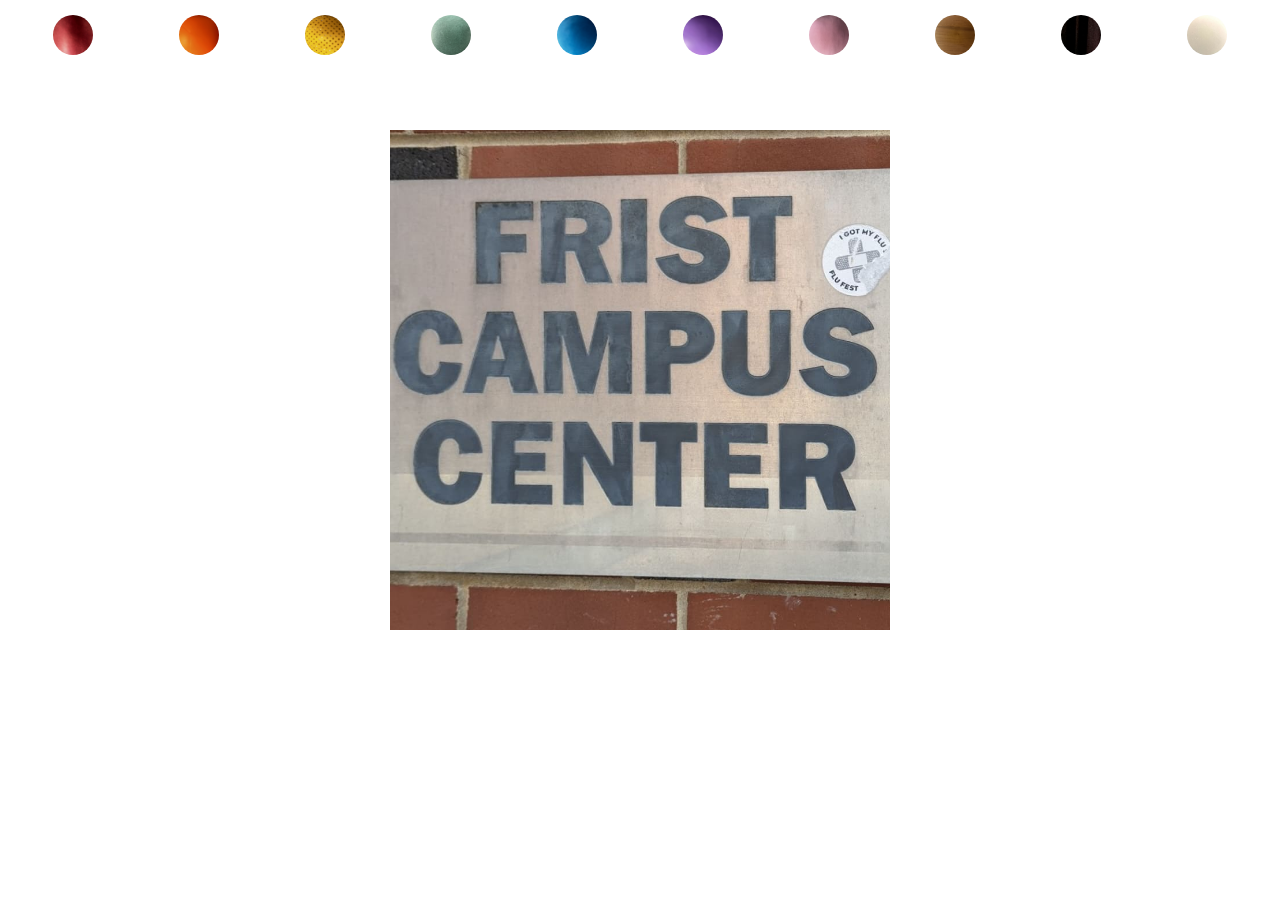
<file: index.html>
<!DOCTYPE html>
<html lang="en">
<head>
    <meta charset="UTF-8">
    <title></title>
    <link rel="stylesheet" href="styles.css">
</head>
<body>

        <div class="menu">
        <a href="red.html"><img src="colors/red.jpg" alt=""></a>
        <a href="orange.html"><img src="colors/orange.jpg" alt=""></a>
        <a href="yellow.html"><img src="colors/yellow.jpg" alt=""></a>
        <a href="green.html"><img src="colors/green.jpg" alt=""></a>
        <a href="blue.html"><img src="colors/blue.jpg" alt=""></a>
        <a href="purple.html"><img src="colors/purple.jpg" alt=""></a>
        <a href="pink.html"><img src="colors/pink.jpg" alt=""></a>
        <a href="brown.html"><img src="colors/brown.jpg" alt=""></a>
        <a href="black.html"><img src="colors/black.jpg" alt=""></a>
        <a href="white.html"><img src="colors/white.jpg" alt=""></a>
    </div>

<img id="feature-image" src="imgs/frist.jpg" alt="">


</body>
</html>
</file>
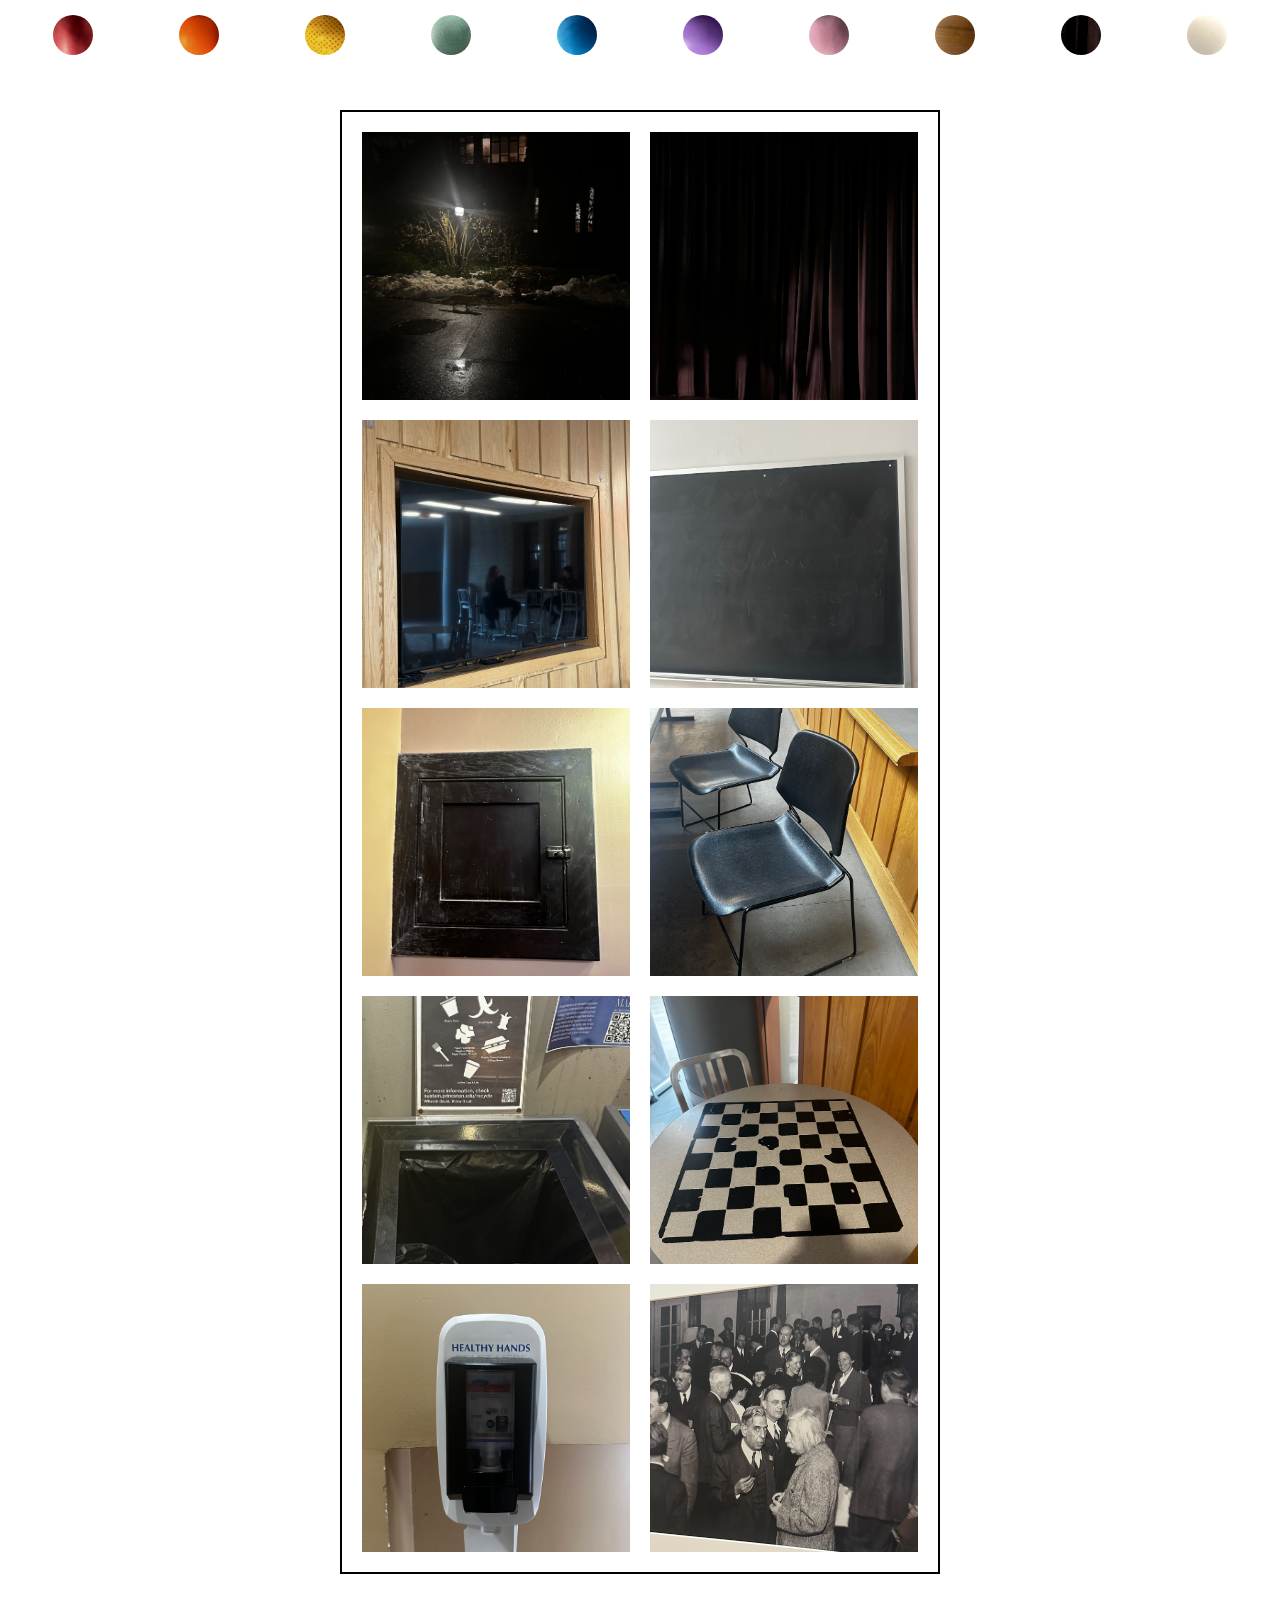
<file: black.html>
<!DOCTYPE html>
<html lang="en">
<head>
    <meta charset="UTF-8">
    <title></title>
    <link rel="stylesheet" href="styles.css">
</head>
<body class="black-theme">

    <div class="menu">
        <a href="red.html"><img src="colors/red.jpg" alt=""></a>
        <a href="orange.html"><img src="colors/orange.jpg" alt=""></a>
        <a href="yellow.html"><img src="colors/yellow.jpg" alt=""></a>
        <a href="green.html"><img src="colors/green.jpg" alt=""></a>
        <a href="blue.html"><img src="colors/blue.jpg" alt=""></a>
        <a href="purple.html"><img src="colors/purple.jpg" alt=""></a>
        <a href="pink.html"><img src="colors/pink.jpg" alt=""></a>
        <a href="brown.html"><img src="colors/brown.jpg" alt=""></a>
        <a href="black.html"><img src="colors/black.jpg" alt=""></a>
        <a href="white.html"><img src="colors/white.jpg" alt=""></a>
    </div>

    <div class="gallery">
        <img src="imgs/black1.jpg" alt="">
        <img src="imgs/black2.jpg" alt="">
        <img src="imgs/black3.jpg" alt="">
        <img src="imgs/black4.jpg" alt="">
        <img src="imgs/black5.jpg" alt="">
        <img src="imgs/black6.jpg" alt="">
        <img src="imgs/black7.jpg" alt="">
        <img src="imgs/black8.jpg" alt="">
        <img src="imgs/black9.jpg" alt="">
        <img src="imgs/black10.jpg" alt="">
    </div>




</body>
</html>
</file>
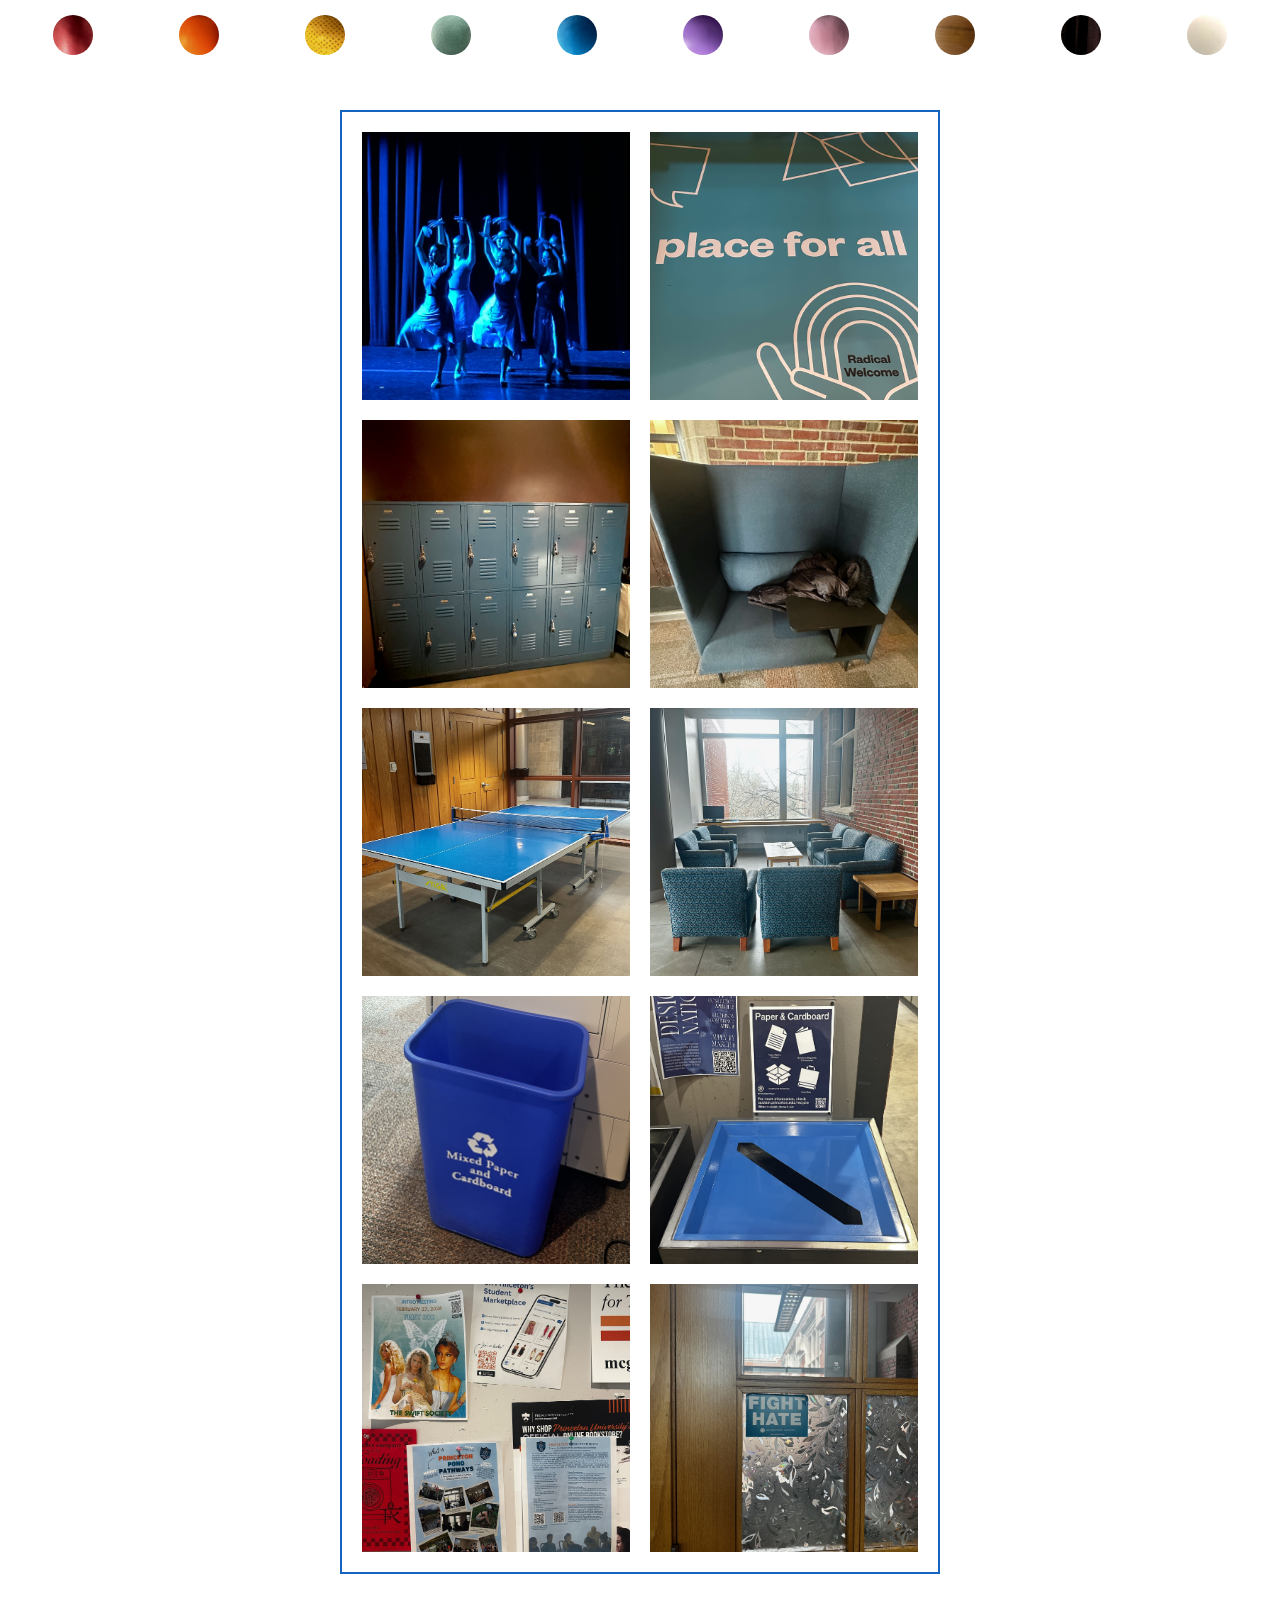
<file: blue.html>
<!DOCTYPE html>
<html lang="en">
<head>
    <meta charset="UTF-8">
    <title></title>
    <link rel="stylesheet" href="styles.css">
</head>
<body class="blue-theme">

    <div class="menu">
        <a href="red.html"><img src="colors/red.jpg" alt=""></a>
        <a href="orange.html"><img src="colors/orange.jpg" alt=""></a>
        <a href="yellow.html"><img src="colors/yellow.jpg" alt=""></a>
        <a href="green.html"><img src="colors/green.jpg" alt=""></a>
        <a href="blue.html"><img src="colors/blue.jpg" alt=""></a>
        <a href="purple.html"><img src="colors/purple.jpg" alt=""></a>
        <a href="pink.html"><img src="colors/pink.jpg" alt=""></a>
        <a href="brown.html"><img src="colors/brown.jpg" alt=""></a>
        <a href="black.html"><img src="colors/black.jpg" alt=""></a>
        <a href="white.html"><img src="colors/white.jpg" alt=""></a>
    </div>

    <div class="gallery">
        <img src="imgs/blue1.jpg" alt="">
        <img src="imgs/blue2.jpg" alt="">
        <img src="imgs/blue3.jpg" alt="">
        <img src="imgs/blue4.jpg" alt="">
        <img src="imgs/blue5.jpg" alt="">
        <img src="imgs/blue6.jpg" alt="">
        <img src="imgs/blue7.jpg" alt="">
        <img src="imgs/blue8.jpg" alt="">
        <img src="imgs/blue9.jpg" alt="">
        <img src="imgs/blue10.jpg" alt="">
    </div>




</body>
</html>
</file>
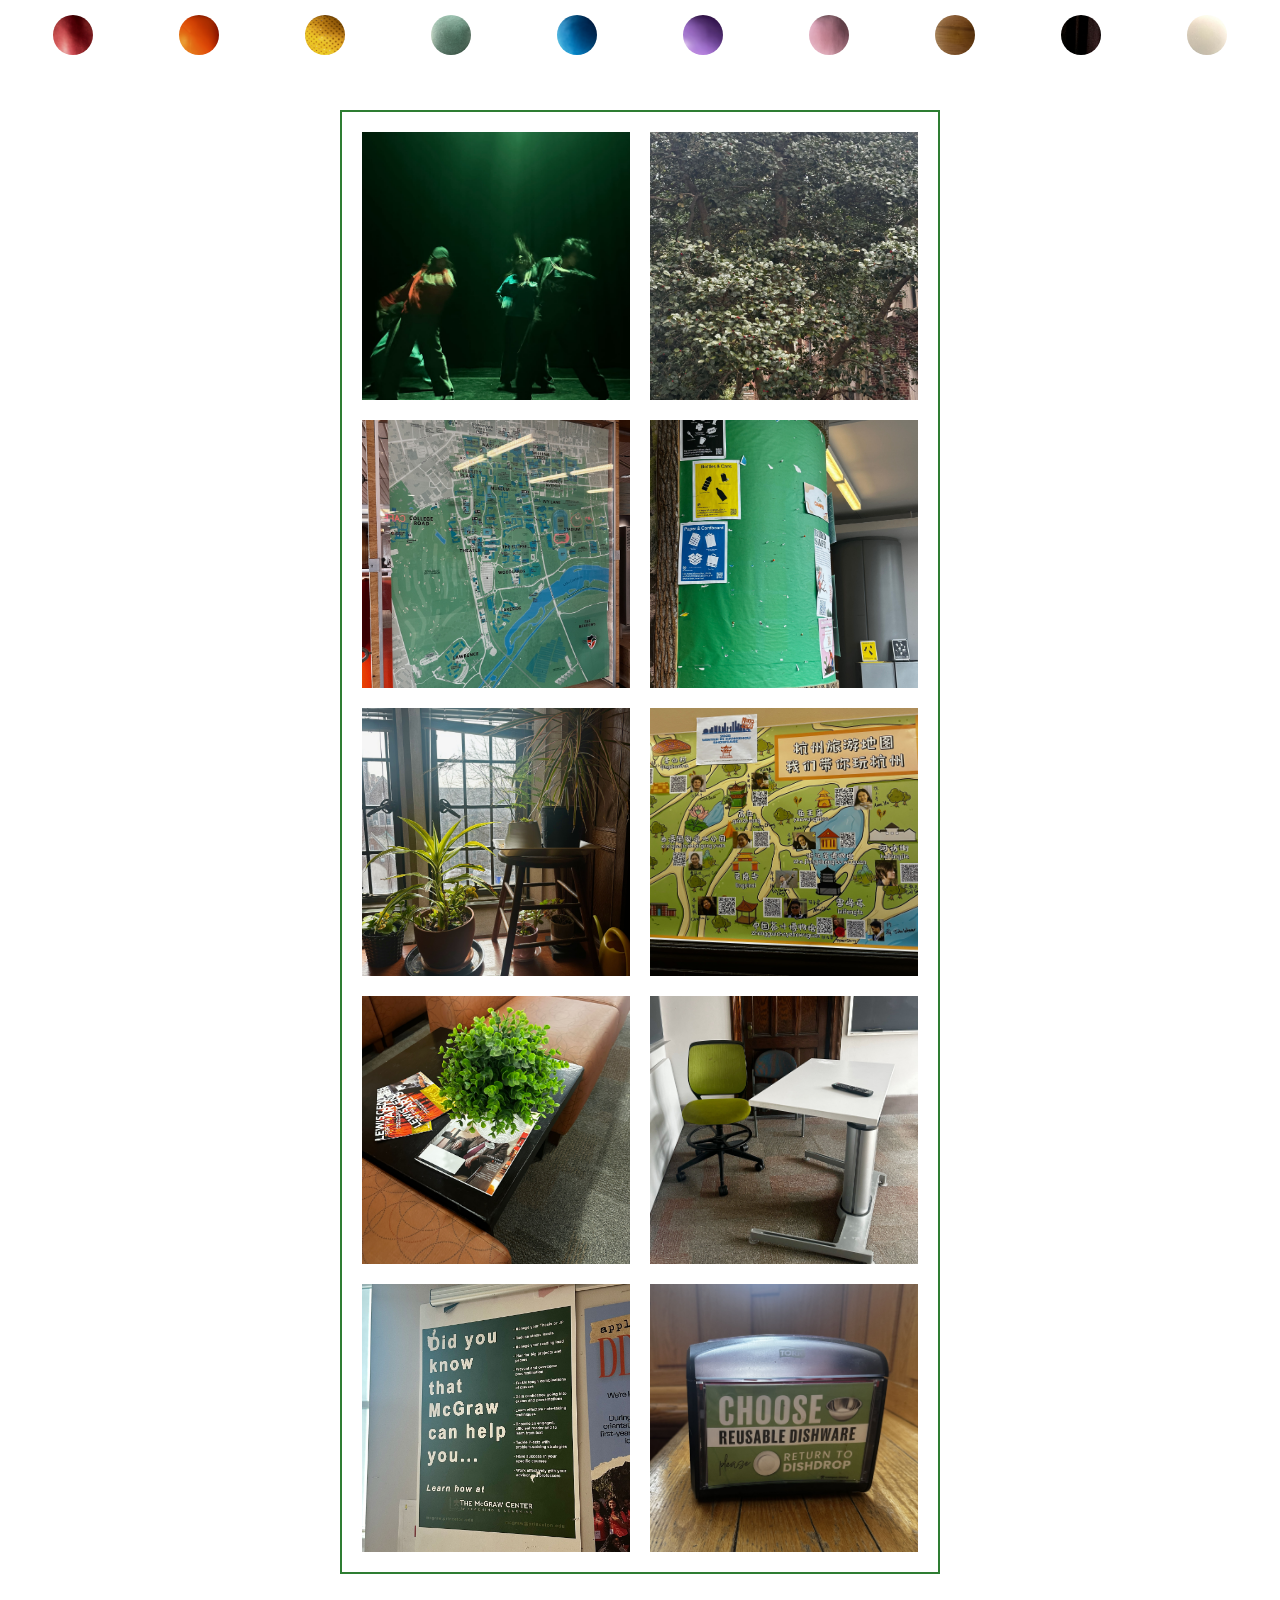
<file: green.html>
<!DOCTYPE html>
<html lang="en">
<head>
    <meta charset="UTF-8">
    <title></title>
    <link rel="stylesheet" href="styles.css">
</head>
<body class="green-theme">

    <div class="menu">
        <a href="red.html"><img src="colors/red.jpg" alt=""></a>
        <a href="orange.html"><img src="colors/orange.jpg" alt=""></a>
        <a href="yellow.html"><img src="colors/yellow.jpg" alt=""></a>
        <a href="green.html"><img src="colors/green.jpg" alt=""></a>
        <a href="blue.html"><img src="colors/blue.jpg" alt=""></a>
        <a href="purple.html"><img src="colors/purple.jpg" alt=""></a>
        <a href="pink.html"><img src="colors/pink.jpg" alt=""></a>
        <a href="brown.html"><img src="colors/brown.jpg" alt=""></a>
        <a href="black.html"><img src="colors/black.jpg" alt=""></a>
        <a href="white.html"><img src="colors/white.jpg" alt=""></a>
    </div>

    <div class="gallery">
        <img src="imgs/green1.jpg" alt="">
        <img src="imgs/green2.jpg" alt="">
        <img src="imgs/green3.jpg" alt="">
        <img src="imgs/green4.jpg" alt="">
        <img src="imgs/green5.jpg" alt="">
        <img src="imgs/green6.jpg" alt="">
        <img src="imgs/green7.jpg" alt="">
        <img src="imgs/green8.jpg" alt="">
        <img src="imgs/green9.jpg" alt="">
        <img src="imgs/green10.jpg" alt="">
    </div>




</body>
</html>
</file>
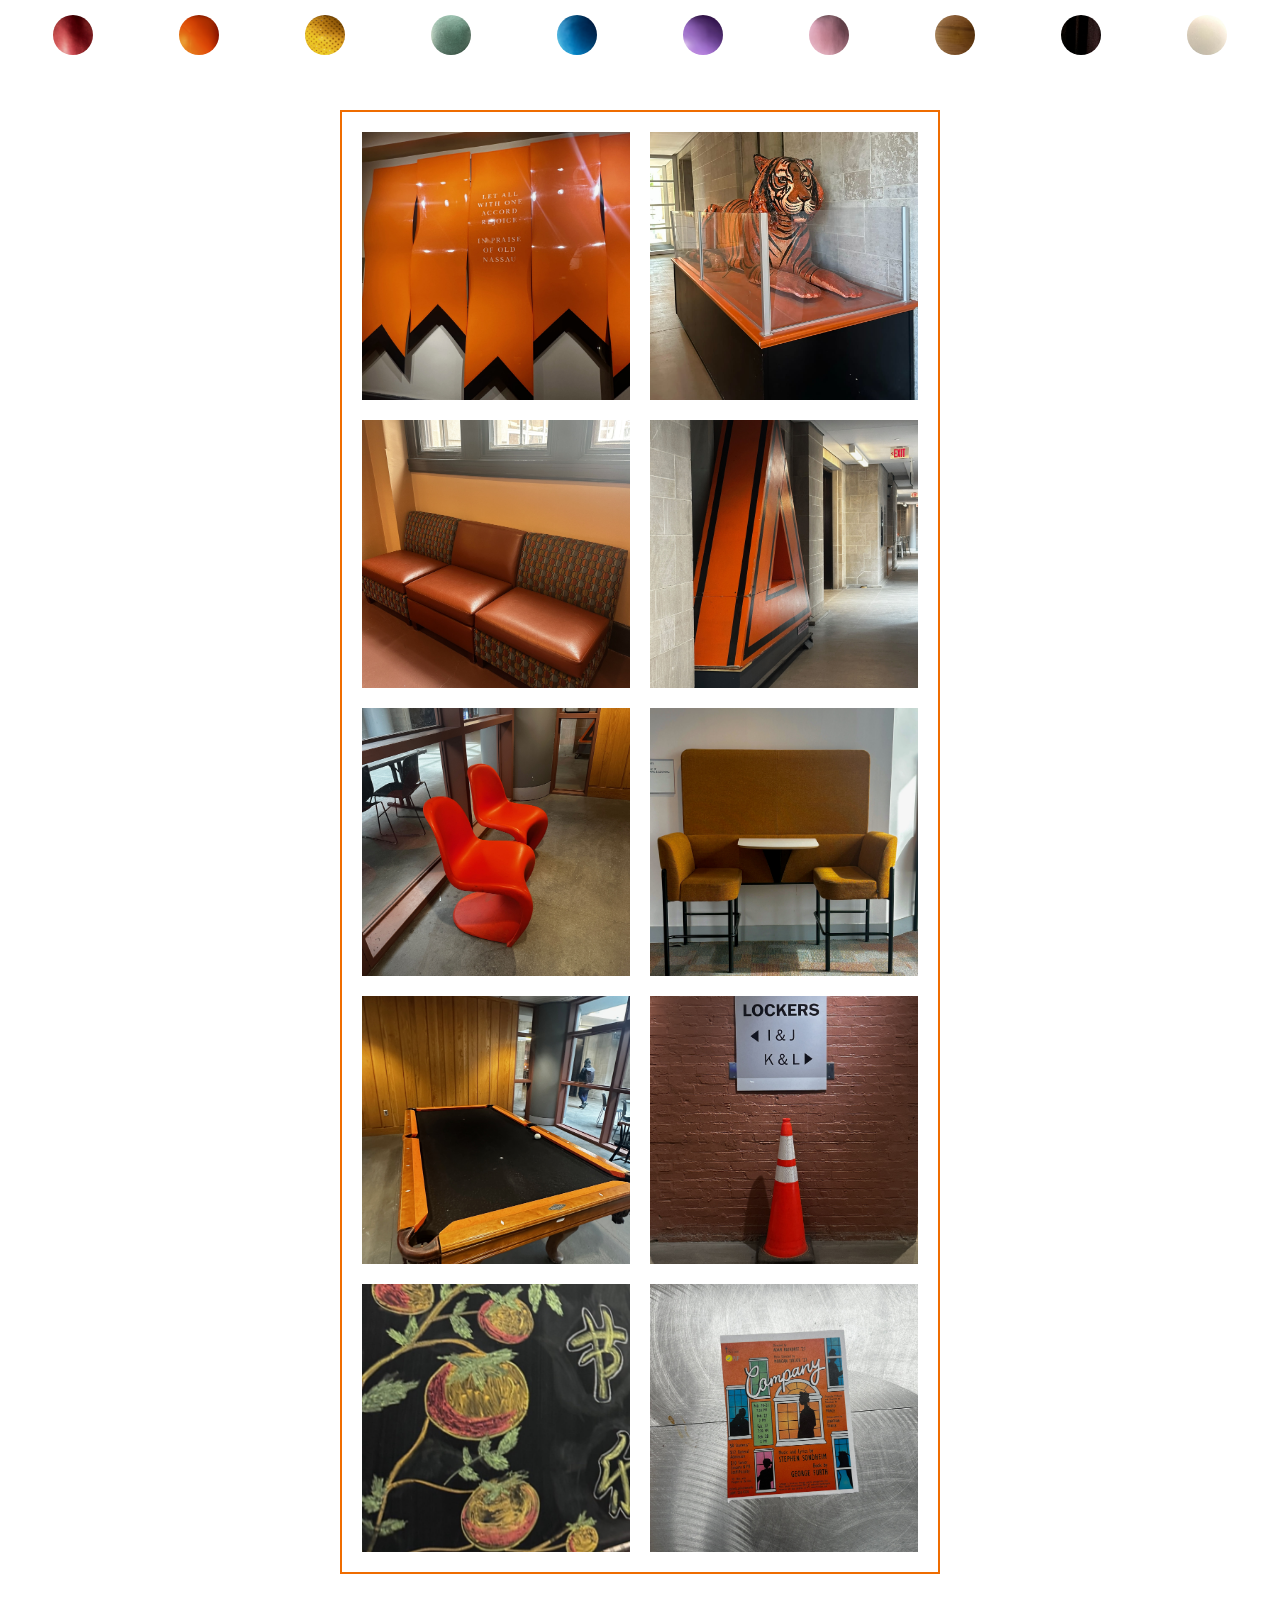
<file: orange.html>
<!DOCTYPE html>
<html lang="en">
<head>
    <meta charset="UTF-8">
    <title></title>
    <link rel="stylesheet" href="styles.css">
</head>
<body class="orange-theme">

    <div class="menu">
        <a href="red.html"><img src="colors/red.jpg" alt=""></a>
        <a href="orange.html"><img src="colors/orange.jpg" alt=""></a>
        <a href="yellow.html"><img src="colors/yellow.jpg" alt=""></a>
        <a href="green.html"><img src="colors/green.jpg" alt=""></a>
        <a href="blue.html"><img src="colors/blue.jpg" alt=""></a>
        <a href="purple.html"><img src="colors/purple.jpg" alt=""></a>
        <a href="pink.html"><img src="colors/pink.jpg" alt=""></a>
        <a href="brown.html"><img src="colors/brown.jpg" alt=""></a>
        <a href="black.html"><img src="colors/black.jpg" alt=""></a>
        <a href="white.html"><img src="colors/white.jpg" alt=""></a>
    </div>

    <div class="gallery">
        <img src="imgs/orange1.jpg" alt="">
        <img src="imgs/orange2.jpg" alt="">
        <img src="imgs/orange3.jpg" alt="">
        <img src="imgs/orange4.jpg" alt="">
        <img src="imgs/orange5.jpg" alt="">
        <img src="imgs/orange6.jpg" alt="">
        <img src="imgs/orange7.jpg" alt="">
        <img src="imgs/orange8.jpg" alt="">
        <img src="imgs/orange9.jpg" alt="">
        <img src="imgs/orange10.jpg" alt="">
    </div>




</body>
</html>
</file>
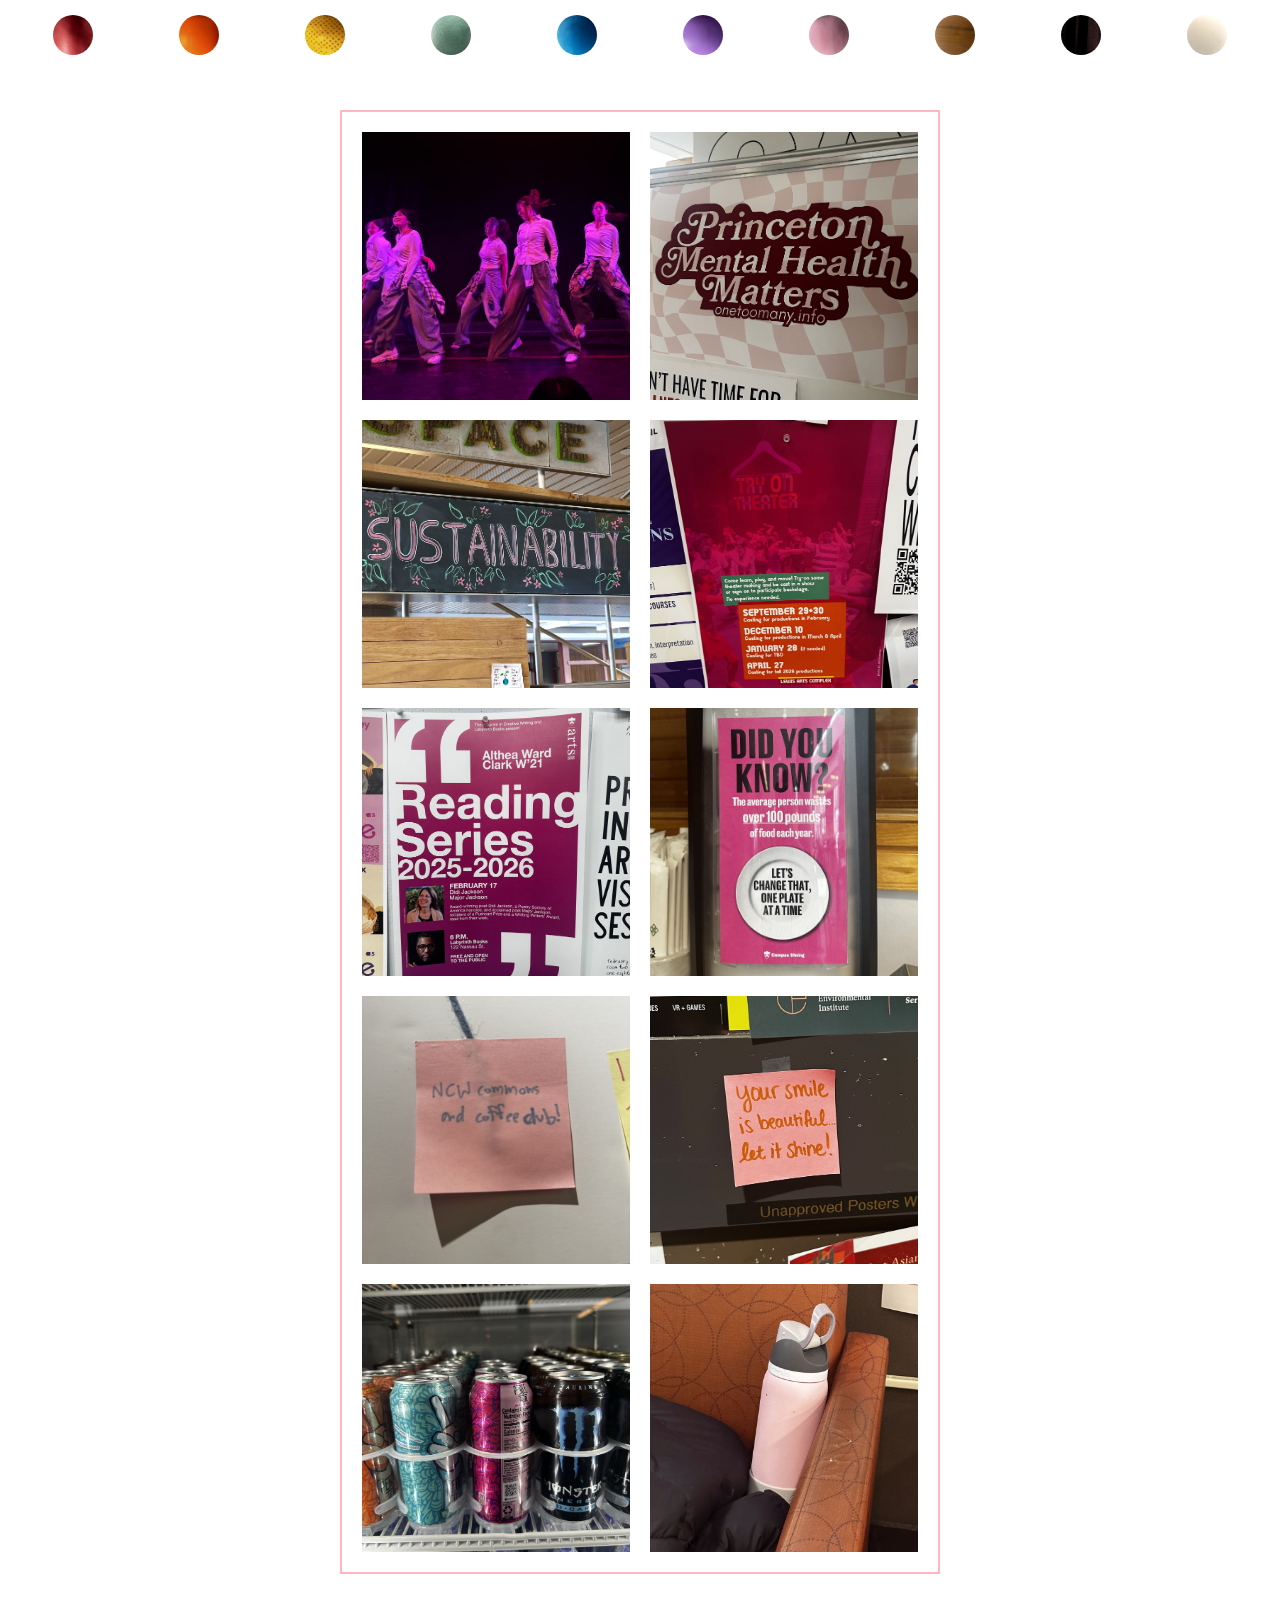
<file: pink.html>
<!DOCTYPE html>
<html lang="en">
<head>
    <meta charset="UTF-8">
    <title></title>
    <link rel="stylesheet" href="styles.css">
</head>
<body class="pink-theme">

    <div class="menu">
        <a href="red.html"><img src="colors/red.jpg" alt=""></a>
        <a href="orange.html"><img src="colors/orange.jpg" alt=""></a>
        <a href="yellow.html"><img src="colors/yellow.jpg" alt=""></a>
        <a href="green.html"><img src="colors/green.jpg" alt=""></a>
        <a href="blue.html"><img src="colors/blue.jpg" alt=""></a>
        <a href="purple.html"><img src="colors/purple.jpg" alt=""></a>
        <a href="pink.html"><img src="colors/pink.jpg" alt=""></a>
        <a href="brown.html"><img src="colors/brown.jpg" alt=""></a>
        <a href="black.html"><img src="colors/black.jpg" alt=""></a>
        <a href="white.html"><img src="colors/white.jpg" alt=""></a>
    </div>

    <div class="gallery">
        <img src="imgs/pink1.jpg" alt="">
        <img src="imgs/pink2.jpg" alt="">
        <img src="imgs/pink3.jpg" alt="">
        <img src="imgs/pink4.jpg" alt="">
        <img src="imgs/pink5.jpg" alt="">
        <img src="imgs/pink6.jpg" alt="">
        <img src="imgs/pink7.jpg" alt="">
        <img src="imgs/pink8.jpg" alt="">
        <img src="imgs/pink9.jpg" alt="">
        <img src="imgs/pink10.jpg" alt="">
    </div>




</body>
</html>
</file>
<file: styles.css>
body {
    margin: 0;
    justify-content: center;  
}

#feature-image {
  display: block;
  width: 500px;       
  margin: 60px auto;
}

.gallery {
  max-width: 600px;
  margin: 40px auto;
  display: grid;
  grid-template-columns: 1fr 1fr;
  gap: 20px;
  border: 2px solid;     
  padding: 20px;         
  box-sizing: border-box;
}

.gallery img {
    width: 100%;
    object-fit: cover;
    display: block;
    aspect-ratio: 1 / 1;
    transition: transform 0.2s ease, box-shadow 0.2s ease;
}
.gallery img:hover {
  transform: scale(1.08); 
}

.red-theme .gallery {
  border-color: #c62828;
}

.orange-theme .gallery {
  border-color: #ef6c00;
}

.yellow-theme .gallery {
  border-color: #f9a825;
}

.green-theme .gallery {
  border-color: #2e7d32;
}

.blue-theme .gallery {
  border-color: #1565c0;
}

.purple-theme .gallery {
  border-color: #6a1b9a;
}

.pink-theme .gallery {
  border-color: #ffb6c1;
}

.brown-theme .gallery {
  border-color: #6d4c41;
}

.black-theme .gallery {
  border-color: #000000;
}

.white-theme .gallery {
  border-color: #e0e0e0; 
}

.menu {
  width: 100%;
  display: grid;
  grid-template-columns: repeat(10, 1fr);
  gap: 10px;
  padding: 15px;
  box-sizing: border-box;
  justify-items: center;   
}

.menu a {
/* circle */
  width: 40px;            
  height: 40px;           
  border-radius: 50%;     
  overflow: hidden;
  display: block;
  transition: box-shadow 0.2s ease, transform 0.2s ease;
}

.menu img {
  width: 100%;
  height: 100%;
  object-fit: cover;
  display: block;
  transition: box-shadow 0.2s ease, transform 0.2s ease;

}
.menu a:nth-child(1):hover { box-shadow: 0 0 12px rgba(198,40,40,0.7); }
.menu a:nth-child(2):hover { box-shadow: 0 0 12px rgba(239,108,0,0.7); }
.menu a:nth-child(3):hover { box-shadow: 0 0 12px rgba(255, 232, 21, 0.962); }
.menu a:nth-child(4):hover { box-shadow: 0 0 12px rgba(46,125,50,0.7); }
.menu a:nth-child(5):hover { box-shadow: 0 0 12px rgba(21,101,192,0.7); }
.menu a:nth-child(6):hover { box-shadow: 0 0 12px rgba(106,27,154,0.7); }
.menu a:nth-child(7):hover { box-shadow: 0 0 12px rgba(255, 52, 184, 0.8); }
.menu a:nth-child(8):hover { box-shadow: 0 0 12px rgba(78, 42, 31, 0.7); }
.menu a:nth-child(9):hover { box-shadow: 0 0 12px rgba(0,0,0,0.8); }
.menu a:nth-child(10):hover { box-shadow: 0 0 12px rgba(173, 173, 173, 0.9); }
</file>
